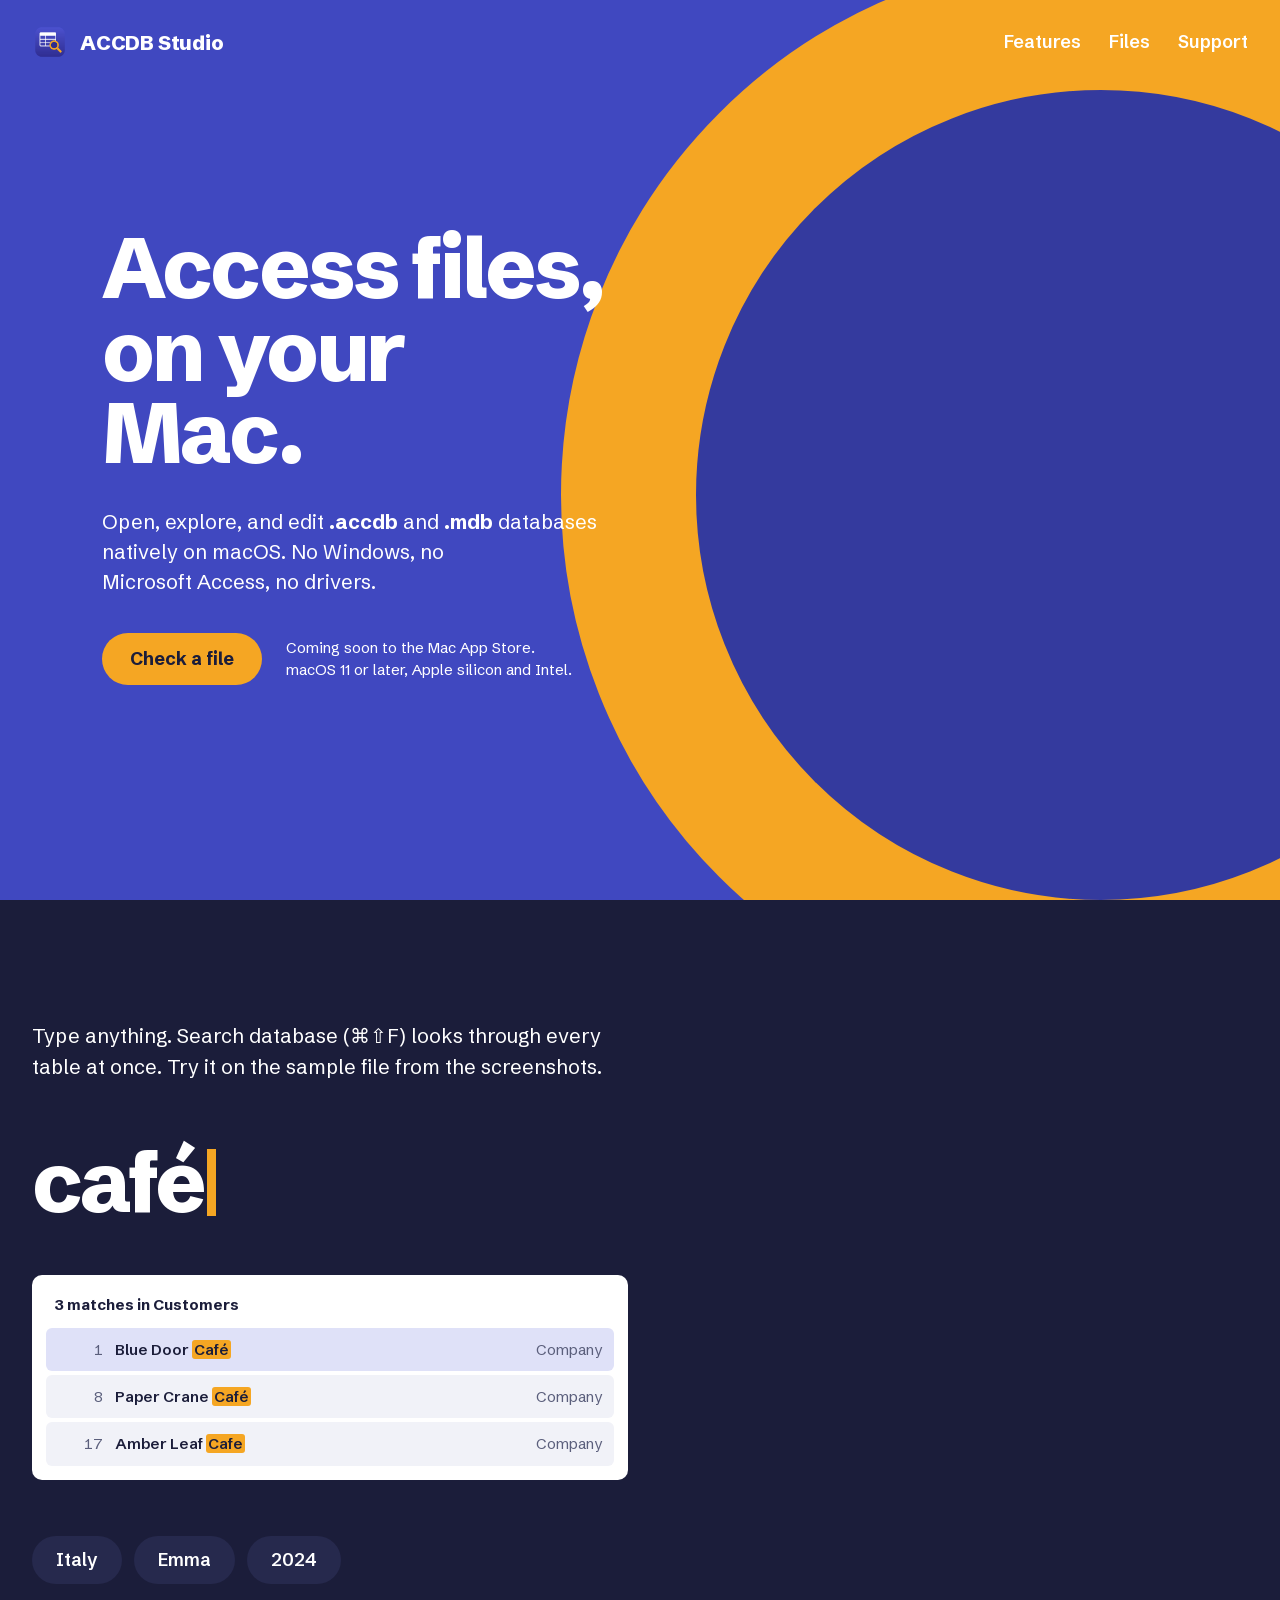
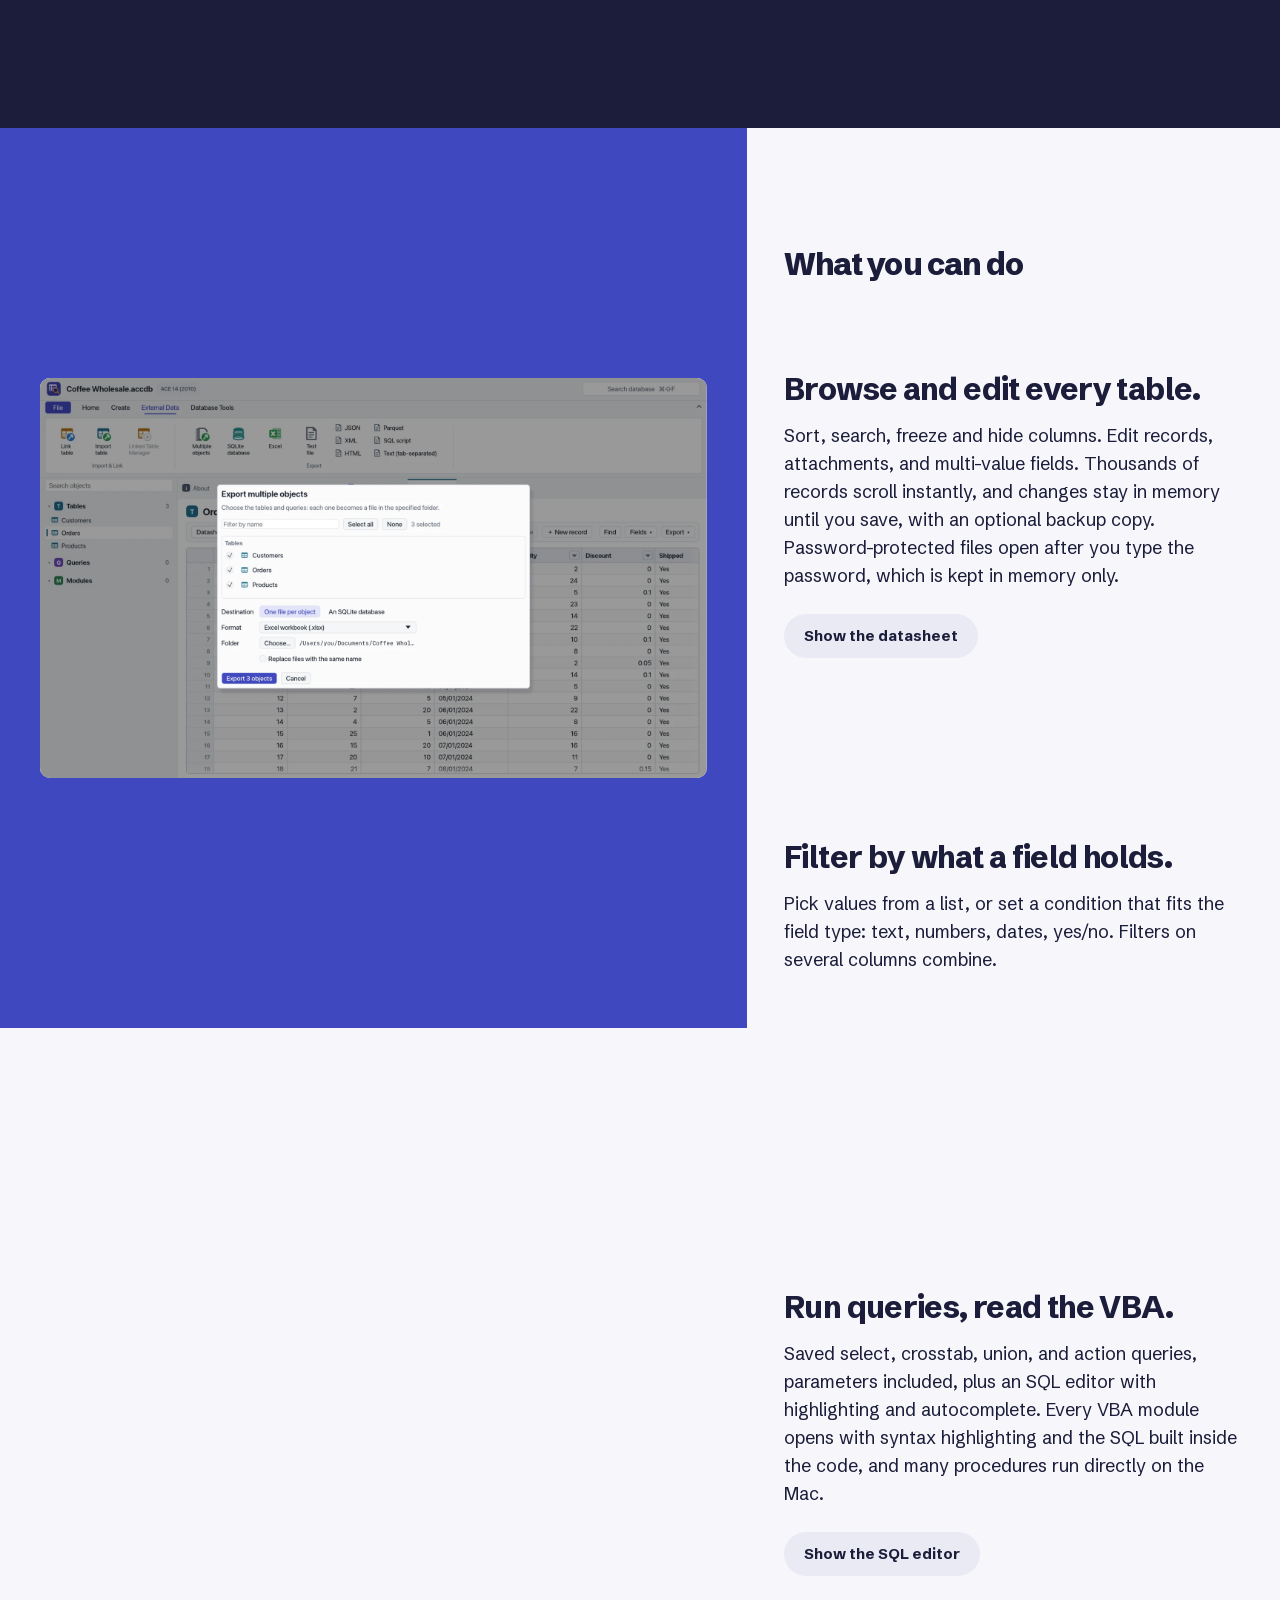
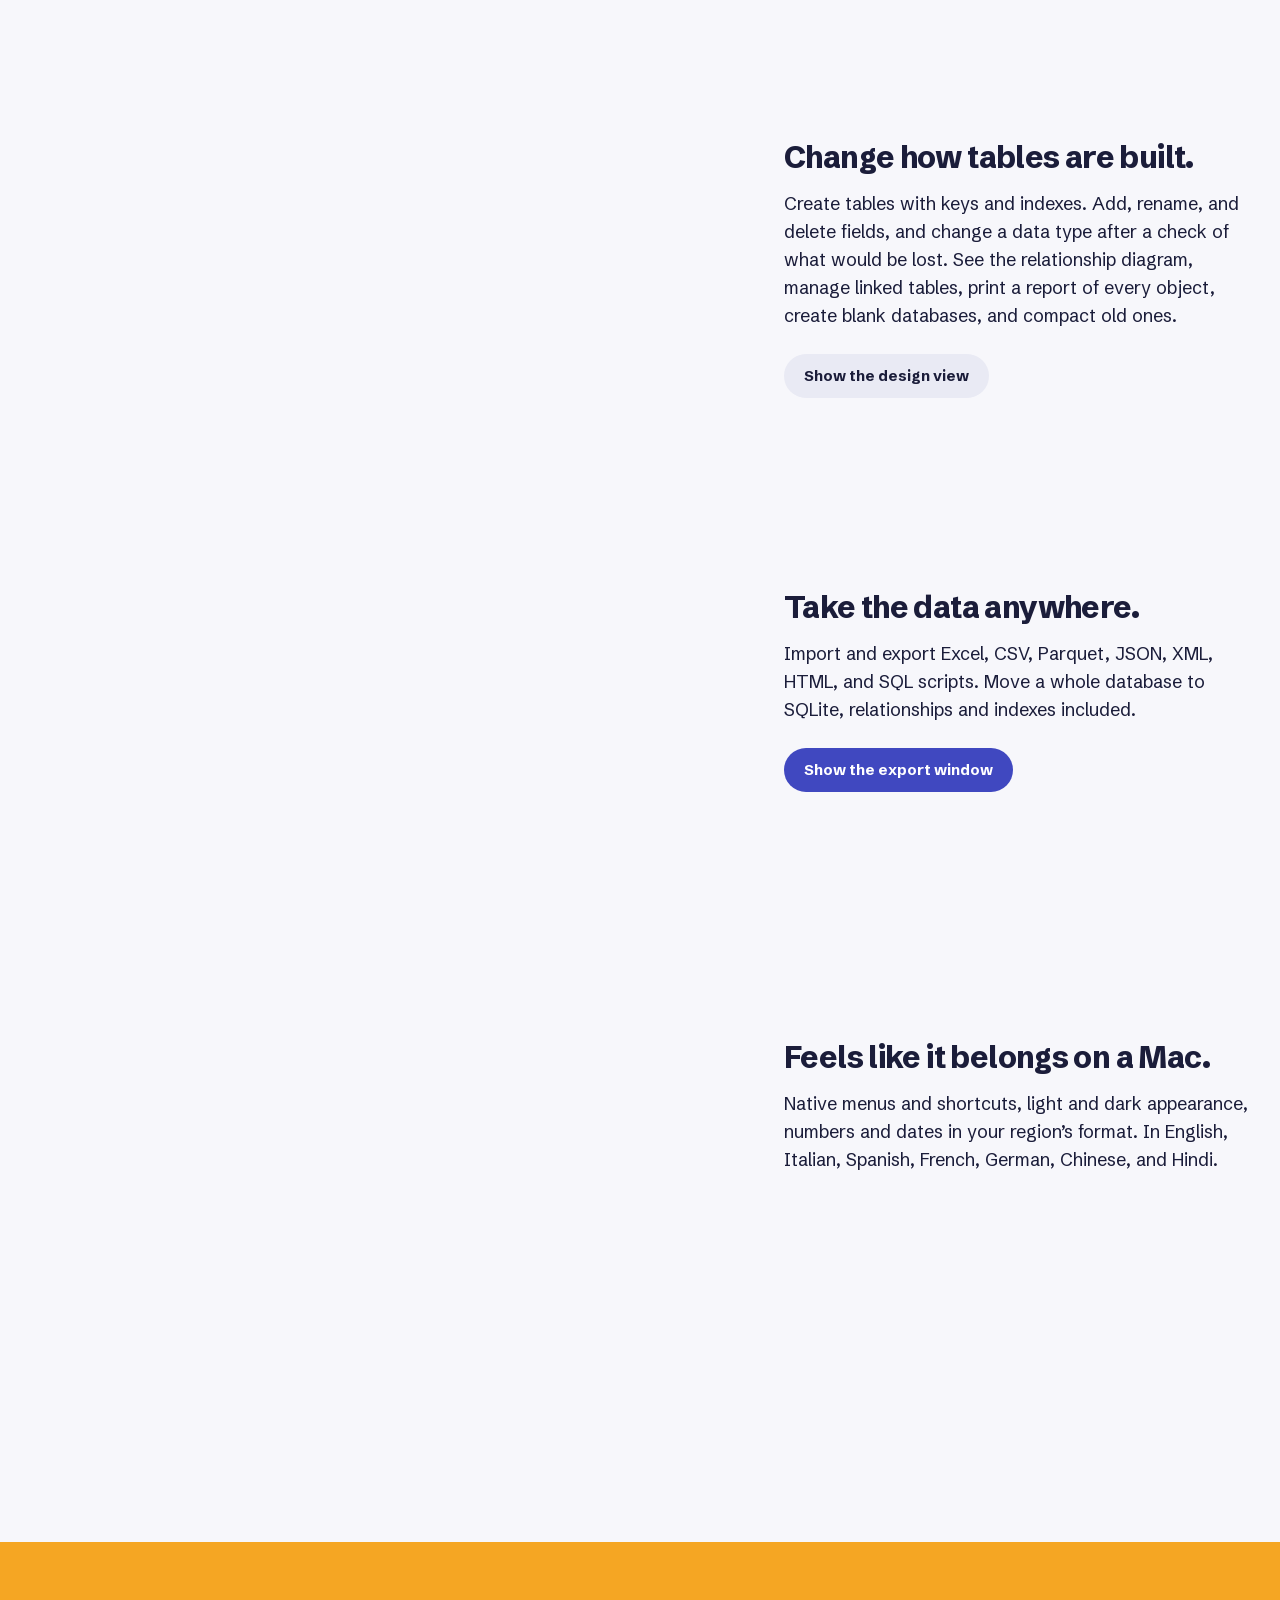
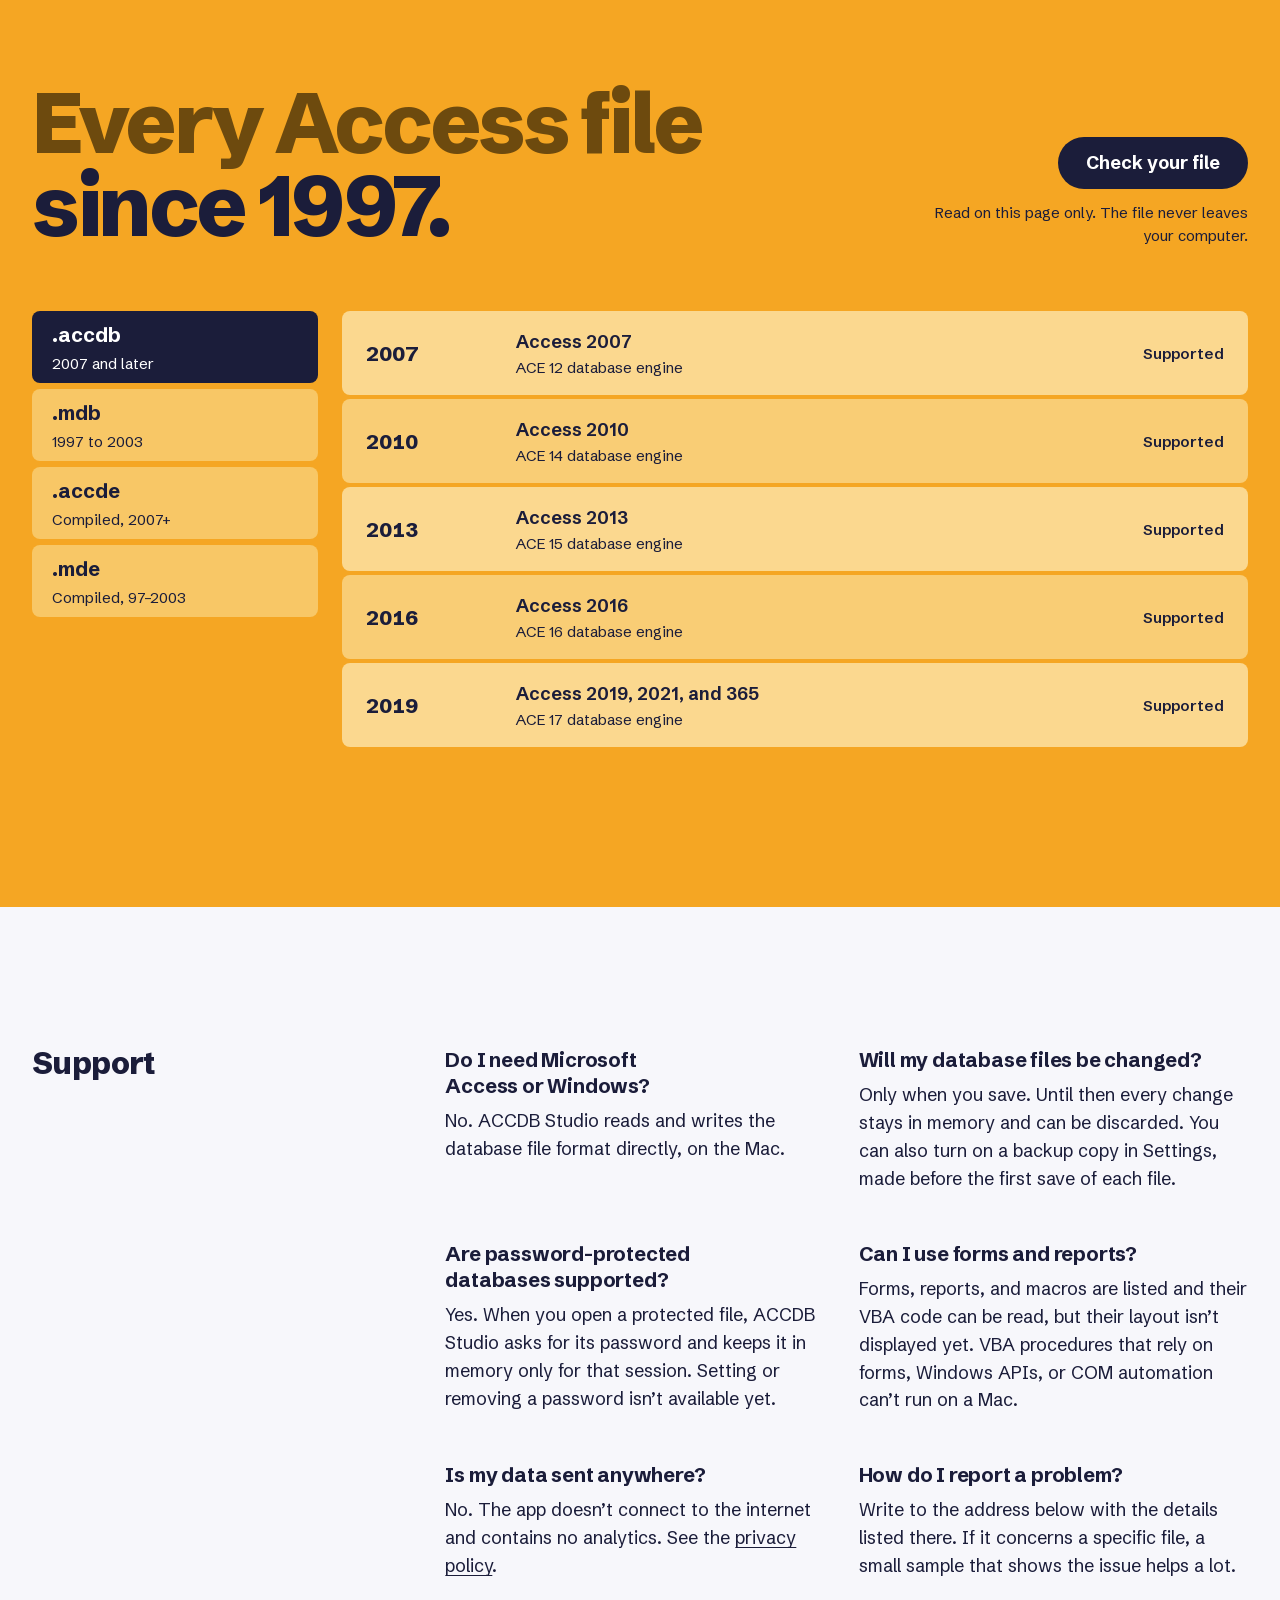
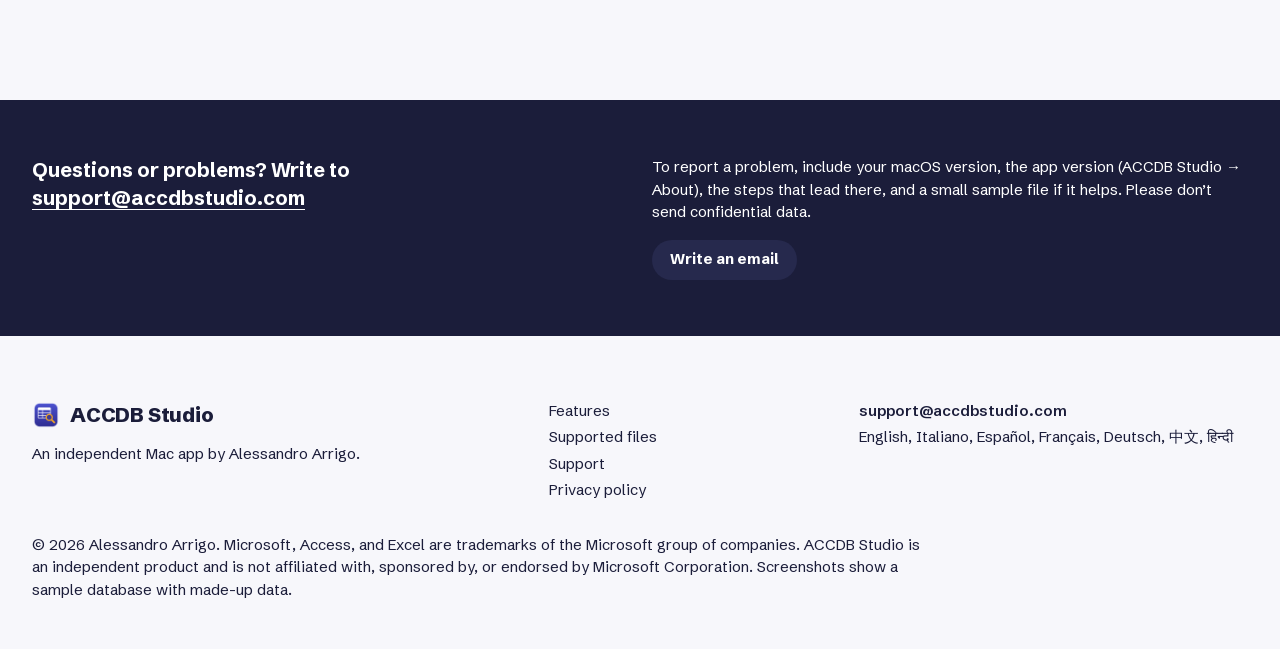
<file: index.html>
<!doctype html>
<html lang="en">
<head>
  <meta charset="utf-8">
  <meta name="viewport" content="width=device-width, initial-scale=1">
  <title>ACCDB Studio — Access databases on your Mac</title>
  <meta name="description" content="ACCDB Studio opens, explores, and edits .accdb and .mdb database files natively on macOS, without Windows or Microsoft Access.">
  <meta name="color-scheme" content="light dark">
  <meta name="theme-color" content="#4048c0">
  <meta property="og:title" content="ACCDB Studio — Access databases on your Mac">
  <meta property="og:description" content="Open, explore, and edit .accdb and .mdb files natively on macOS. No Windows, no Access, no drivers.">
  <meta property="og:image" content="https://alearrigo.github.io/accdb-studio/screenshots/1_datasheet_light.webp">
  <link rel="icon" href="favicon.png">
  <link rel="apple-touch-icon" href="icon.png">
  <link rel="preload" href="fonts/schibsted-grotesk-latin.woff2" as="font" type="font/woff2" crossorigin>
  <link rel="stylesheet" href="style.css">
  <script>document.documentElement.classList.add('js')</script>
</head>
<body>
<a class="skip" href="#main">Skip to content</a>

<!-- 1. Apertura: campo indaco, la lente ambra dell'icona a grandezza enorme -->
<header class="hero" id="top">
  <div class="lens" aria-hidden="true"></div>
  <nav class="bar" aria-label="Sections">
    <a class="brand" href="./"><img src="icon.png" alt="" width="36" height="36"><span>ACCDB Studio</span></a>
    <div class="bar-links">
      <a href="#features">Features</a>
      <a href="#files" class="wide-only">Files</a>
      <a href="#support">Support</a>
    </div>
  </nav>
  <div class="hero-text">
    <h1 class="lines">
      <span class="line"><span data-line style="--i:0">Access files,</span></span>
      <span class="line"><span data-line style="--i:1">on your Mac.</span></span>
    </h1>
    <p class="hero-lede" data-rise style="--i:2">Open, explore, and edit <b>.accdb</b> and <b>.mdb</b> databases natively on macOS. No Windows, no Microsoft&nbsp;Access, no drivers.</p>
    <p class="hero-act" data-rise style="--i:3">
      <a class="button" href="#files">Check a file</a>
      <span>Coming soon to the Mac App Store.<br>macOS 11 or later, Apple silicon and Intel.</span>
    </p>
  </div>
</header>

<main id="main">

  <!-- 2. Cerca nel database: il titolo è un campo di ricerca vero, sui dati di esempio -->
  <section class="search" aria-labelledby="search-title">
    <div class="grid">
      <h2 id="search-title" class="visually-hidden">Search a whole database</h2>
      <p class="search-intro" data-reveal>Type anything. Search database (⌘⇧F) looks through every table at once. Try it on the sample file from the screenshots.</p>
      <label class="query" data-ui data-reveal style="--i:1">
        <span class="visually-hidden">Search the sample database</span>
        <input id="q" type="search" value="café" spellcheck="false" autocomplete="off" maxlength="40">
        <span class="caret" aria-hidden="true"></span>
      </label>
      <div class="answer" data-ui data-reveal style="--i:2">
        <p class="answer-head" id="answer-head" aria-live="polite">3 matches in Customers</p>
        <ol class="hits" id="hits">
          <li><span class="hit-n">1</span><span class="hit-v">Blue Door <mark>Café</mark></span><span class="hit-f">Company</span></li>
          <li><span class="hit-n">8</span><span class="hit-v">Paper Crane <mark>Café</mark></span><span class="hit-f">Company</span></li>
          <li><span class="hit-n">17</span><span class="hit-v">Amber Leaf <mark>Cafe</mark></span><span class="hit-f">Company</span></li>
        </ol>
      </div>
      <p class="examples" data-reveal style="--i:3">
        <button type="button" data-q="Italy">Italy</button>
        <button type="button" data-q="Emma">Emma</button>
        <button type="button" data-q="2024">2024</button>
      </p>
    </div>
  </section>

  <!-- 3. Funzioni: a sinistra lo schermo dell'app fisso, a destra le funzioni che lo cambiano -->
  <section id="features" class="features" aria-labelledby="features-title">
    <div class="stage">
      <div class="shot-frame shutter" id="shots">
        <picture class="shot is-on" data-shot="0">
          <source srcset="screenshots/1_datasheet_dark.webp" media="(prefers-color-scheme: dark)">
          <img src="screenshots/1_datasheet_light.webp" width="1800" height="1080"
               alt="The Customers table of a sample database open in the datasheet, with the list of tables on the left.">
        </picture>
        <picture class="shot" data-shot="1">
          <source srcset="screenshots/2_filter_dark.webp" media="(prefers-color-scheme: dark)">
          <img src="screenshots/2_filter_light.webp" width="1800" height="1080" loading="lazy"
               alt="A column filter menu listing product categories, with Coffee beans and Tea selected.">
        </picture>
        <picture class="shot" data-shot="2">
          <source srcset="screenshots/3_sql_dark.webp" media="(prefers-color-scheme: dark)">
          <img src="screenshots/3_sql_light.webp" width="1800" height="1080" loading="lazy"
               alt="The SQL editor with a query joining three tables, and its results grouped by country.">
        </picture>
        <picture class="shot" data-shot="3">
          <source srcset="screenshots/4_design_dark.webp" media="(prefers-color-scheme: dark)">
          <img src="screenshots/4_design_light.webp" width="1800" height="1080" loading="lazy"
               alt="The design view of the Customers table: field names, data types, sizes, descriptions, and indexes.">
        </picture>
        <picture class="shot" data-shot="4">
          <source srcset="screenshots/5_export_dark.webp" media="(prefers-color-scheme: dark)">
          <img src="screenshots/5_export_light.webp" width="1800" height="1080" loading="lazy"
               alt="The Export multiple objects window with three tables selected and Excel workbook as the format.">
        </picture>
      </div>
    </div>

    <div class="reading">
      <h2 id="features-title" data-reveal>What you can do</h2>

      <article class="block" data-show="0">
        <picture class="inline-shot">
          <source srcset="screenshots/1_datasheet_dark.webp" media="(prefers-color-scheme: dark)">
          <img loading="lazy" src="screenshots/1_datasheet_light.webp" width="1800" height="1080"
               alt="The Customers table of a sample database open in the datasheet, with the list of tables on the left.">
        </picture>
        <h3 data-reveal>Browse and edit every table.</h3>
        <p data-reveal style="--i:1">Sort, search, freeze and hide columns. Edit records, attachments, and multi-value fields. Thousands of records scroll instantly, and changes stay in memory until you save, with an optional backup copy. Password-protected files open after you type the password, which is kept in memory only.</p>
        <p class="show" data-reveal style="--i:2"><button type="button" data-go="0">Show the datasheet</button></p>
      </article>

      <article class="block" data-show="1">
        <picture class="inline-shot">
          <source srcset="screenshots/2_filter_dark.webp" media="(prefers-color-scheme: dark)">
          <img loading="lazy" src="screenshots/2_filter_light.webp" width="1800" height="1080"
               alt="A column filter menu listing product categories, with Coffee beans and Tea selected.">
        </picture>
        <h3 data-reveal>Filter by what a field holds.</h3>
        <p data-reveal style="--i:1">Pick values from a list, or set a condition that fits the field type: text, numbers, dates, yes/no. Filters on several columns combine.</p>
        <p class="show" data-reveal style="--i:2"><button type="button" data-go="1">Show a filter</button></p>
      </article>

      <article class="block" data-show="2">
        <picture class="inline-shot">
          <source srcset="screenshots/3_sql_dark.webp" media="(prefers-color-scheme: dark)">
          <img loading="lazy" src="screenshots/3_sql_light.webp" width="1800" height="1080"
               alt="The SQL editor with a query joining three tables, and its results grouped by country.">
        </picture>
        <h3 data-reveal>Run queries, read the VBA.</h3>
        <p data-reveal style="--i:1">Saved select, crosstab, union, and action queries, parameters included, plus an SQL editor with highlighting and autocomplete. Every VBA module opens with syntax highlighting and the SQL built inside the code, and many procedures run directly on the Mac.</p>
        <p class="show" data-reveal style="--i:2"><button type="button" data-go="2">Show the SQL editor</button></p>
      </article>

      <article class="block" data-show="3">
        <picture class="inline-shot">
          <source srcset="screenshots/4_design_dark.webp" media="(prefers-color-scheme: dark)">
          <img loading="lazy" src="screenshots/4_design_light.webp" width="1800" height="1080"
               alt="The design view of the Customers table: field names, data types, sizes, descriptions, and indexes.">
        </picture>
        <h3 data-reveal>Change how tables are built.</h3>
        <p data-reveal style="--i:1">Create tables with keys and indexes. Add, rename, and delete fields, and change a data type after a check of what would be lost. See the relationship diagram, manage linked tables, print a report of every object, create blank databases, and compact old ones.</p>
        <p class="show" data-reveal style="--i:2"><button type="button" data-go="3">Show the design view</button></p>
      </article>

      <article class="block" data-show="4">
        <picture class="inline-shot">
          <source srcset="screenshots/5_export_dark.webp" media="(prefers-color-scheme: dark)">
          <img loading="lazy" src="screenshots/5_export_light.webp" width="1800" height="1080"
               alt="The Export multiple objects window with three tables selected and Excel workbook as the format.">
        </picture>
        <h3 data-reveal>Take the data anywhere.</h3>
        <p data-reveal style="--i:1">Import and export Excel, CSV, Parquet, JSON, XML, HTML, and SQL scripts. Move a whole database to SQLite, relationships and indexes included.</p>
        <p class="show" data-reveal style="--i:2"><button type="button" data-go="4">Show the export window</button></p>
      </article>

      <article class="block" data-show="keep">
        <h3 data-reveal>Feels like it belongs on a Mac.</h3>
        <p data-reveal style="--i:1">Native menus and shortcuts, light and dark appearance, numbers and dates in your region’s format. In English, Italian, Spanish, French, German, Chinese, and Hindi.</p>
        <div class="seg" role="radiogroup" aria-label="Screenshot appearance" data-reveal style="--i:2">
          <button type="button" role="radio" aria-checked="false" data-theme-set="light">Light</button>
          <button type="button" role="radio" aria-checked="false" data-theme-set="dark">Dark</button>
        </div>
      </article>
    </div>
  </section>

  <!-- 4. File supportati: una scheda per estensione, una fascia per versione, e la prova sul proprio file -->
  <section id="files" class="files" aria-labelledby="files-title">
    <div class="grid files-head">
      <h2 id="files-title" data-reveal><span class="soft">Every Access file</span><br>since 1997.</h2>
      <div class="check" data-reveal style="--i:1">
        <label class="button button-dark" for="file">Check your file</label>
        <input id="file" class="visually-hidden" type="file" accept=".accdb,.mdb,.accde,.mde,.laccdb">
        <p>Read on this page only. The file never leaves your computer.</p>
      </div>
    </div>

    <p class="verdict grid" id="verdict" aria-live="polite" hidden></p>

    <div class="grid agenda">
      <div class="types" role="tablist" aria-label="File types" aria-orientation="vertical">
        <button role="tab" id="t-accdb" aria-controls="p-accdb" aria-selected="true"><b>.accdb</b><span>2007 and later</span></button>
        <button role="tab" id="t-mdb" aria-controls="p-mdb" aria-selected="false" tabindex="-1"><b>.mdb</b><span>1997 to 2003</span></button>
        <button role="tab" id="t-accde" aria-controls="p-accde" aria-selected="false" tabindex="-1"><b>.accde</b><span>Compiled, 2007+</span></button>
        <button role="tab" id="t-mde" aria-controls="p-mde" aria-selected="false" tabindex="-1"><b>.mde</b><span>Compiled, 97–2003</span></button>
      </div>

      <div class="bands">
        <ul role="tabpanel" id="p-accdb" aria-labelledby="t-accdb">
          <li data-ver="2"><span class="yr">2007</span><span class="what">Access 2007<small>ACE 12 database engine</small></span><span class="ok">Supported</span></li>
          <li data-ver="3"><span class="yr">2010</span><span class="what">Access 2010<small>ACE 14 database engine</small></span><span class="ok">Supported</span></li>
          <li data-ver="4"><span class="yr">2013</span><span class="what">Access 2013<small>ACE 15 database engine</small></span><span class="ok">Supported</span></li>
          <li data-ver="5"><span class="yr">2016</span><span class="what">Access 2016<small>ACE 16 database engine</small></span><span class="ok">Supported</span></li>
          <li data-ver="6"><span class="yr">2019</span><span class="what">Access 2019, 2021, and 365<small>ACE 17 database engine</small></span><span class="ok">Supported</span></li>
        </ul>
        <ul role="tabpanel" id="p-mdb" aria-labelledby="t-mdb" hidden>
          <li data-ver="0"><span class="yr">1997</span><span class="what">Access 97<small>Jet 3 database engine</small></span><span class="ok">Read only</span></li>
          <li data-ver="1"><span class="yr">2000</span><span class="what">Access 2000<small>Jet 4 database engine</small></span><span class="ok">Supported</span></li>
          <li data-ver="1"><span class="yr">2002</span><span class="what">Access 2002 and 2003<small>Jet 4 database engine</small></span><span class="ok">Supported</span></li>
        </ul>
        <ul role="tabpanel" id="p-accde" aria-labelledby="t-accde" hidden>
          <li><span class="yr">2007</span><span class="what">Access 2007 to 365<small>Compiled by Access: the VBA source is removed</small></span><span class="ok">Supported</span></li>
          <li><span class="yr">Data</span><span class="what">Tables and queries<small>Browse, filter, edit, and export as usual</small></span><span class="ok">Supported</span></li>
        </ul>
        <ul role="tabpanel" id="p-mde" aria-labelledby="t-mde" hidden>
          <li data-ver="0"><span class="yr">1997</span><span class="what">Access 97<small>Jet 3, compiled by Access: the VBA source is removed</small></span><span class="ok">Read only</span></li>
          <li data-ver="1"><span class="yr">2000</span><span class="what">Access 2000 to 2003<small>Jet 4, compiled by Access: the VBA source is removed</small></span><span class="ok">Supported</span></li>
          <li><span class="yr">Data</span><span class="what">Tables and queries<small>Browse, filter, and export; edit in 2000–2003 files</small></span><span class="ok">Supported</span></li>
        </ul>
      </div>
    </div>
  </section>

  <!-- 5. Assistenza: domande e risposte, tutte visibili -->
  <section id="support" class="support grid" aria-labelledby="support-title">
    <h2 id="support-title" data-reveal>Support</h2>
    <div class="faq">
      <div class="qa" data-reveal style="--i:0">
        <h3>Do I need Microsoft Access or Windows?</h3>
        <p>No. ACCDB Studio reads and writes the database file format directly, on the Mac.</p>
      </div>
      <div class="qa" data-reveal style="--i:1">
        <h3>Will my database files be changed?</h3>
        <p>Only when you save. Until then every change stays in memory and can be discarded. You can also turn on a backup copy in Settings, made before the first save of each file.</p>
      </div>
      <div class="qa" data-reveal style="--i:2">
        <h3>Are password-protected databases supported?</h3>
        <p>Yes. When you open a protected file, ACCDB Studio asks for its password and keeps it in memory only for that session. Setting or removing a password isn’t available yet.</p>
      </div>
      <div class="qa" data-reveal style="--i:3">
        <h3>Can I use forms and reports?</h3>
        <p>Forms, reports, and macros are listed and their VBA code can be read, but their layout isn’t displayed yet. VBA procedures that rely on forms, Windows APIs, or COM automation can’t run on a Mac.</p>
      </div>
      <div class="qa" data-reveal style="--i:3">
        <h3>Is my data sent anywhere?</h3>
        <p>No. The app doesn’t connect to the internet and contains no analytics. See the <a href="privacy.html">privacy policy</a>.</p>
      </div>
      <div class="qa" data-reveal style="--i:3">
        <h3>How do I report a problem?</h3>
        <p>Write to the address below with the details listed there. If it concerns a specific file, a small sample that shows the issue helps a lot.</p>
      </div>
    </div>
  </section>

  <!-- 6. Contatti: un indirizzo e cosa scrivere -->
  <section class="contact grid" aria-label="Contact">
    <p class="contact-lead" data-reveal>Questions or problems? Write to <a href="mailto:support@accdbstudio.com">support@accdbstudio.com</a></p>
    <div class="contact-note" data-reveal style="--i:1">
      <p>To report a problem, include your macOS version, the app version (ACCDB Studio → About), the steps that lead there, and a small sample file if it helps. Please don’t send confidential data.</p>
      <a class="button" href="mailto:support@accdbstudio.com?subject=ACCDB%20Studio%20support&amp;body=macOS%20version%3A%20%0AApp%20version%20(ACCDB%20Studio%20%E2%86%92%20About)%3A%20%0ASteps%3A%20%0A1.%20%0A2.%20%0A">Write an email</a>
    </div>
  </section>
</main>

<!-- 7. Chiusura: nome, link, note legali -->
<footer class="foot grid">
  <div class="foot-brand">
    <a class="foot-name" href="#top"><img src="icon.png" alt="" width="28" height="28"><span>ACCDB Studio</span></a>
    <p>An independent Mac app by Alessandro Arrigo.</p>
  </div>
  <nav class="foot-nav" aria-label="Footer">
    <a href="#features">Features</a>
    <a href="#files">Supported files</a>
    <a href="#support">Support</a>
    <a href="privacy.html">Privacy policy</a>
  </nav>
  <div class="foot-meta">
    <a href="mailto:support@accdbstudio.com">support@accdbstudio.com</a>
    <p>English, Italiano, Español, Français, Deutsch, 中文, हिन्दी</p>
  </div>
  <p class="fine">© 2026 Alessandro Arrigo. Microsoft, Access, and Excel are trademarks of the Microsoft group of companies. ACCDB Studio is an independent product and is not affiliated with, sponsored by, or endorsed by Microsoft Corporation. Screenshots show a sample database with made-up data.</p>
</footer>

<script src="main.js" defer></script>
</body>
</html>
</file>
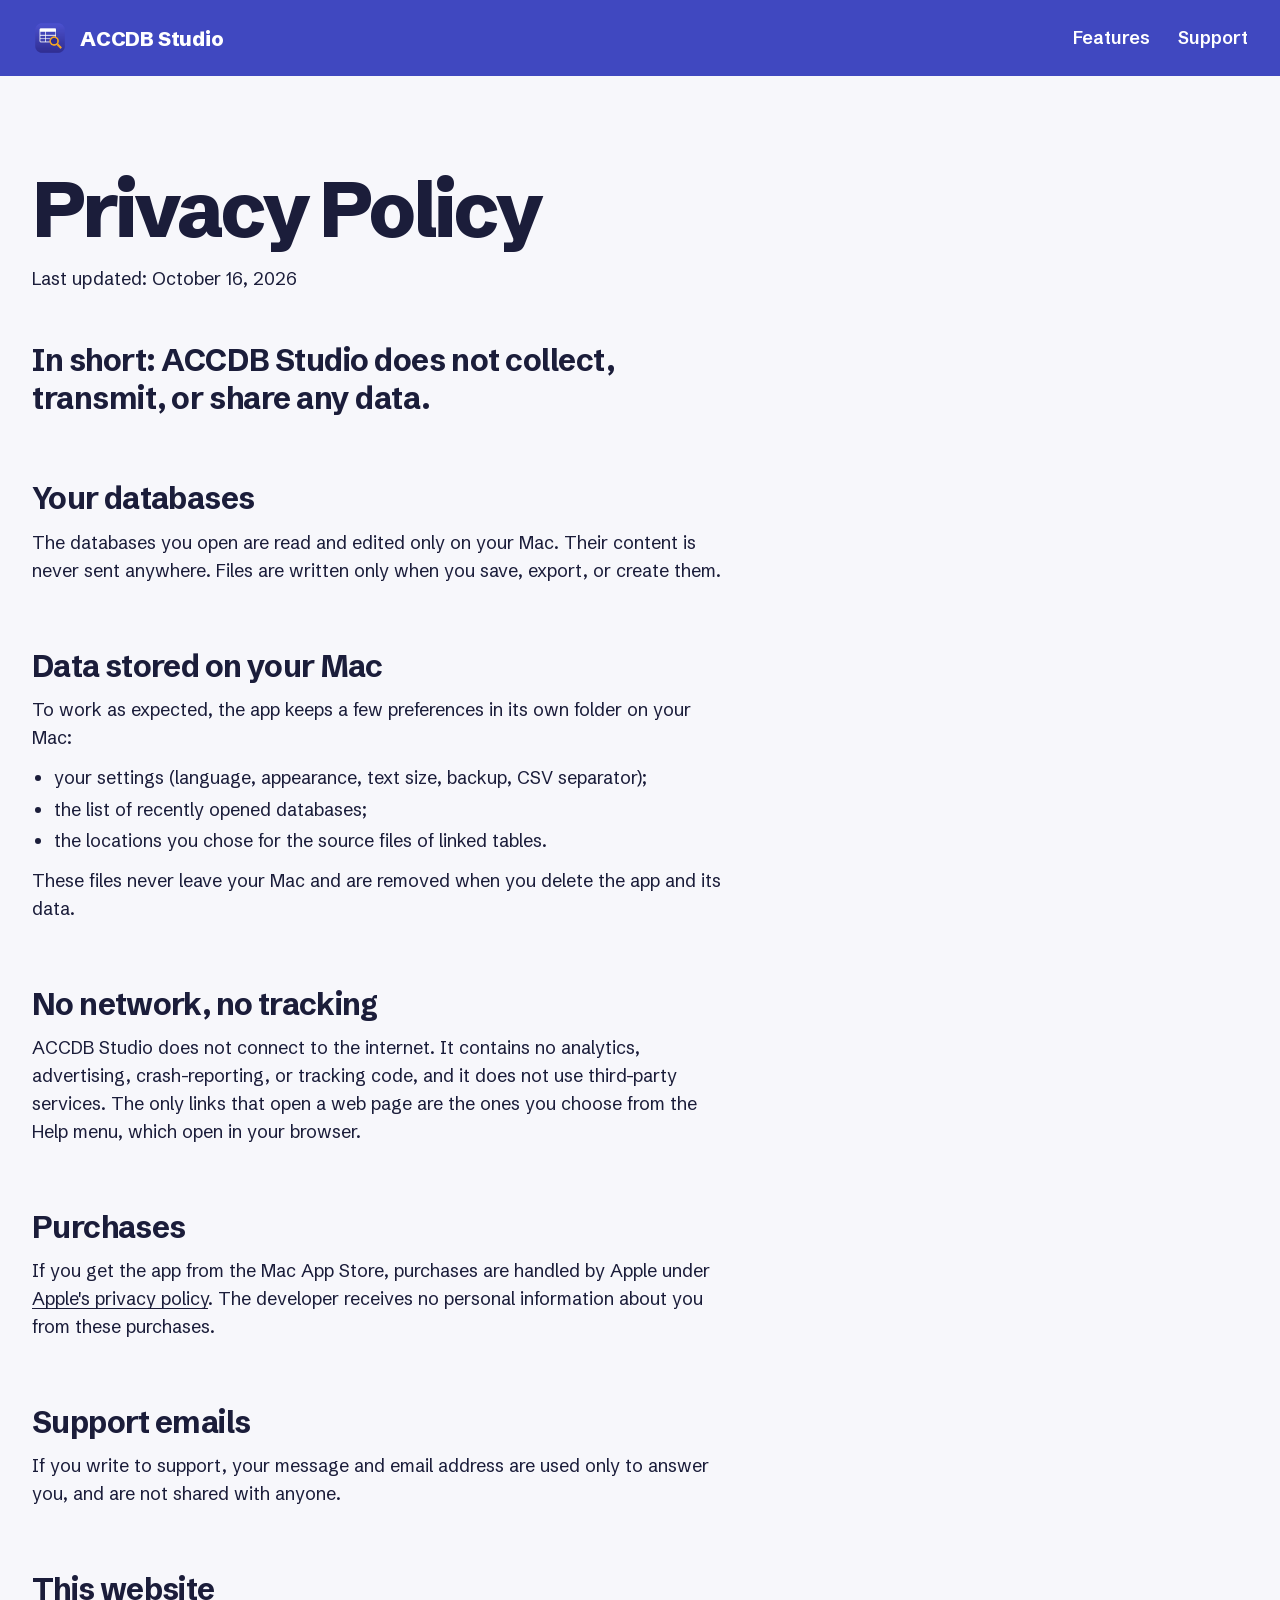
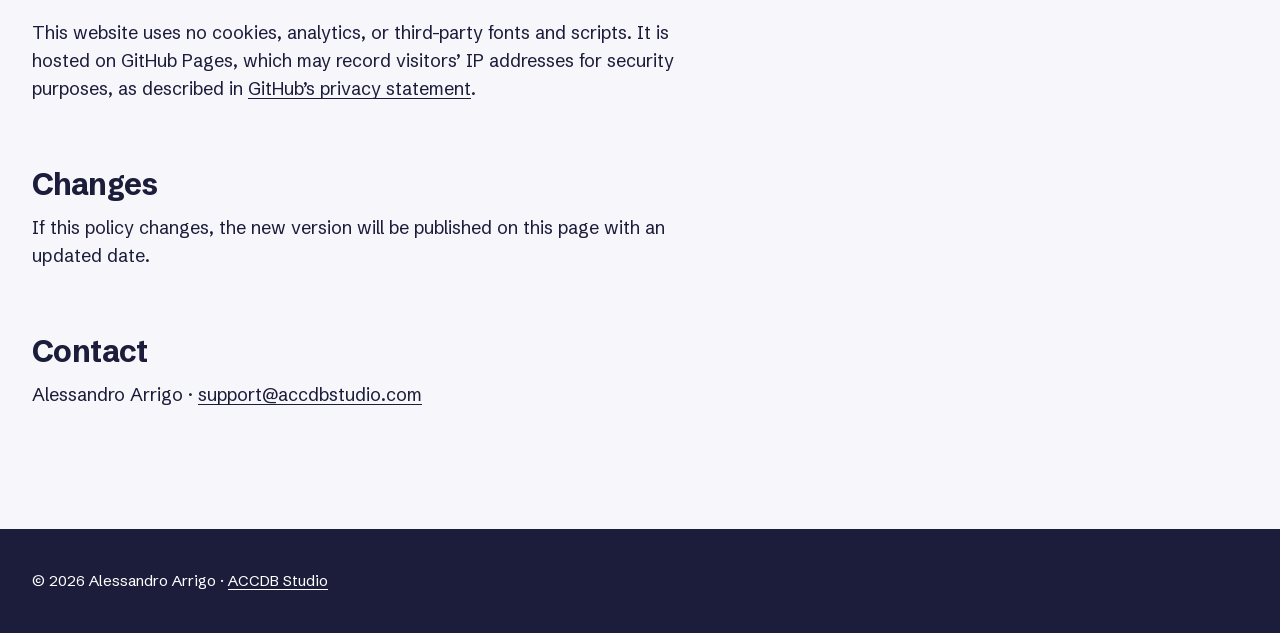
<file: privacy.html>
<!doctype html>
<html lang="en">
<head>
  <meta charset="utf-8">
  <meta name="viewport" content="width=device-width, initial-scale=1">
  <title>Privacy Policy — ACCDB Studio</title>
  <meta name="description" content="ACCDB Studio does not collect, transmit, or share any personal data.">
  <meta name="color-scheme" content="light dark">
  <link rel="icon" href="favicon.png">
  <link rel="stylesheet" href="style.css">
</head>
<body>
<header class="page-bar">
  <nav class="bar" aria-label="Sections">
    <a class="brand" href="./"><img src="icon.png" alt="" width="36" height="36"><span>ACCDB Studio</span></a>
    <div class="bar-links">
      <a href="./#features">Features</a>
      <a href="./#support">Support</a>
    </div>
  </nav>
</header>

<main class="prose">
  <h1>Privacy Policy</h1>
  <p class="date">Last updated: October 16, 2026</p>

  <p class="short">In short: ACCDB Studio does not collect, transmit, or share any data.</p>

  <h2>Your databases</h2>
  <p>The databases you open are read and edited only on your Mac. Their content is never sent anywhere.
     Files are written only when you save, export, or create them.</p>

  <h2>Data stored on your Mac</h2>
  <p>To work as expected, the app keeps a few preferences in its own folder on your Mac:</p>
  <ul>
    <li>your settings (language, appearance, text size, backup, CSV separator);</li>
    <li>the list of recently opened databases;</li>
    <li>the locations you chose for the source files of linked tables.</li>
  </ul>
  <p>These files never leave your Mac and are removed when you delete the app and its data.</p>

  <h2>No network, no tracking</h2>
  <p>ACCDB Studio does not connect to the internet. It contains no analytics, advertising, crash-reporting,
     or tracking code, and it does not use third-party services. The only links that open a web page are the
     ones you choose from the Help menu, which open in your browser.</p>

  <h2>Purchases</h2>
  <p>If you get the app from the Mac App Store, purchases are handled by Apple under
     <a href="https://www.apple.com/legal/privacy/">Apple's privacy policy</a>. The developer receives no personal
     information about you from these purchases.</p>

  <h2>Support emails</h2>
  <p>If you write to support, your message and email address are used only to answer you, and are not shared
     with anyone.</p>

  <h2>This website</h2>
  <p>This website uses no cookies, analytics, or third-party fonts and scripts. It is hosted on GitHub Pages, which
     may record visitors’ IP addresses for security purposes, as described in
     <a href="https://docs.github.com/en/site-policy/privacy-policies/github-general-privacy-statement">GitHub’s privacy statement</a>.</p>

  <h2>Changes</h2>
  <p>If this policy changes, the new version will be published on this page with an updated date.</p>

  <h2>Contact</h2>
  <p>Alessandro Arrigo · <a href="mailto:support@accdbstudio.com">support@accdbstudio.com</a></p>
</main>

<footer class="page-foot">
  <p>© 2026 Alessandro Arrigo · <a href="./">ACCDB Studio</a></p>
</footer>
</body>
</html>
</file>
<file: style.css>
/* ACCDB Studio — sito di supporto. Capitoli a colore pieno con i colori dell'icona.
   Font ospitato qui (licenza SIL OFL, vedi fonts/). */
@font-face {
  font-family: "Schibsted Grotesk";
  src: url("fonts/schibsted-grotesk-latin.woff2") format("woff2");
  font-weight: 400 900;
  font-display: swap;
  unicode-range: U+0000-00FF, U+0131, U+0152-0153, U+02BB-02BC, U+02C6, U+02DA, U+02DC, U+0304, U+0308, U+0329,
    U+2000-206F, U+20AC, U+2122, U+2191, U+2193, U+2212, U+2215, U+FEFF, U+FFFD;
}
@font-face {
  font-family: "Schibsted Grotesk";
  src: url("fonts/schibsted-grotesk-latin-ext.woff2") format("woff2");
  font-weight: 400 900;
  font-display: swap;
  unicode-range: U+0100-02BA, U+02BD-02C5, U+02C7-02CC, U+02CE-02D7, U+02DD-02FF, U+0304, U+0308, U+0329,
    U+1D00-1DBF, U+1E00-1E9F, U+1EF2-1EFF, U+2020, U+20A0-20AB, U+20AD-20C0, U+2113, U+2C60-2C7F, U+A720-A7FF;
}

:root {
  /* colori dell'icona */
  --indigo: #4048c0;      /* campo d'apertura, titolo dell'assistenza */
  --indigo-deep: #343a9e; /* la lente */
  --amber: #f5a623;       /* la lente, l'azione */
  --night: #1b1d3a;       /* inchiostro e capitoli scuri */
  --night-step: #26294d;
  --paper: #f7f7fb;
  --paper-step: #e9eaf4;
  --white: #ffffff;

  --ink: var(--night);
  --ground: var(--paper);
  --ground-step: var(--paper-step);

  /* cinque misure */
  --s-display: clamp(44px, 6.6vw, 104px);
  --s-head: clamp(24px, 2.4vw, 34px);
  --s-lead: 20px;
  --s-body: 18px;
  --s-small: 15px;

  --margin: 32px;
  --gutter: 24px;
  --sans: "Schibsted Grotesk", -apple-system, BlinkMacSystemFont, "Helvetica Neue", sans-serif;

  --ease-out: cubic-bezier(0.22, 1, 0.36, 1);
  --ease-in-out: cubic-bezier(0.76, 0, 0.24, 1);
  --ease-soft: cubic-bezier(0.33, 1, 0.68, 1);
  --t-press: 140ms;
  --t-hover: 180ms;
  --t-ui: 240ms;
  --t-reveal: 800ms;
  color-scheme: light dark;
}
@media (prefers-color-scheme: dark) {
  :root {
    --paper: #14152b;
    --paper-step: #1e2040;
    --ink: #ecedf8;
    --night: #0d0e20;
    --night-step: #191b38;
  }
}

* { box-sizing: border-box; }
html { -webkit-text-size-adjust: 100%; }
@media (prefers-reduced-motion: no-preference) { html { scroll-behavior: smooth; } }
body {
  margin: 0;
  background: var(--ground);
  color: var(--ink);
  font: 400 var(--s-body)/1.55 var(--sans);
  font-kerning: normal;
  -webkit-font-smoothing: antialiased;
}
img { max-width: 100%; height: auto; display: block; }
a { color: inherit; text-underline-offset: 0.18em; text-decoration-thickness: 0.07em; transition: text-decoration-color var(--t-hover) ease; }
@media (hover: hover) and (pointer: fine) { a:hover { text-decoration-thickness: 0.12em; } }
h1, h2, h3 { margin: 0; text-wrap: balance; }
p { margin: 0; }
button { font: inherit; color: inherit; }
:focus-visible { outline: 3px solid var(--amber); outline-offset: 3px; }

.grid {
  display: grid; grid-template-columns: repeat(12, minmax(0, 1fr)); column-gap: var(--gutter);
  padding-inline: var(--margin);
}
[hidden] { display: none !important; }
.visually-hidden {
  position: absolute !important; width: 1px; height: 1px; overflow: hidden; clip-path: inset(50%); white-space: nowrap;
}
.skip { position: absolute; left: 16px; top: -60px; padding: 10px 16px; background: var(--amber); color: #1b1d3a; z-index: 10; }
.skip:focus { top: 12px; }

/* pulsante: pillola piena, come la lente tagliata */
.button {
  display: inline-flex; align-items: center; min-height: 52px; padding: 0 28px; border-radius: 999px;
  background: var(--amber); color: #1b1d3a; font-weight: 700; font-size: var(--s-body); text-decoration: none;
  cursor: pointer; white-space: nowrap;
  transition: transform var(--t-press) var(--ease-out), background-color var(--t-hover) ease, color var(--t-hover) ease;
}
.button:active { transform: scale(0.97); }
.button-dark { background: #1b1d3a; color: #fff; }
@media (hover: hover) and (pointer: fine) {
  .button:hover { background: #fff; }
  .button-dark:hover { background: var(--indigo); }
}

/* ---------- 1. apertura ---------- */
.hero {
  position: relative; overflow: hidden; min-height: 100svh;
  background: var(--indigo); color: #fff;
  display: flex; flex-direction: column;
}
.lens {
  position: absolute; width: 120vh; aspect-ratio: 1; left: 86%; top: 55%;
  translate: -50% -50%; border-radius: 50%;
  border: 15vh solid var(--amber); background: var(--indigo-deep);
}
.bar {
  position: relative; z-index: 2; display: flex; justify-content: space-between; align-items: center;
  padding: 24px var(--margin);
}
.brand { display: flex; align-items: center; gap: 12px; color: #fff; text-decoration: none; font-weight: 800; font-size: var(--s-lead); letter-spacing: -0.01em; }
.bar-links { display: flex; gap: 28px; }
.bar-links a { color: #fff; text-decoration: none; font-weight: 600; font-size: var(--s-body); }
@media (hover: hover) and (pointer: fine) { .bar-links a:hover { text-decoration: underline; } }

.hero-text {
  position: relative; z-index: 1; margin: auto 0; padding: 0 var(--margin) 8vh calc(8vw);
  max-width: 50vw;
}
.hero h1 { font-size: var(--s-display); line-height: 0.98; font-weight: 800; letter-spacing: -0.035em; }
.lines .line { display: block; overflow: hidden; padding-bottom: 0.08em; margin-bottom: -0.08em; }
.lines [data-line] { display: block; }
.hero-lede { margin-top: 32px; max-width: 27em; font-size: var(--s-lead); line-height: 1.5; }
.hero-act { margin-top: 36px; display: flex; flex-wrap: wrap; align-items: center; gap: 16px 24px; font-size: var(--s-small); line-height: 1.45; }

/* ---------- 2. ricerca ---------- */
.search { background: var(--night); color: #fff; min-height: 92svh; padding: 120px 0 96px; }
.search .grid { row-gap: 0; }
.search-intro { grid-column: 1 / span 6; font-size: var(--s-lead); max-width: 34em; }
.query { grid-column: 1 / -1; position: relative; display: flex; align-items: center; margin-top: 56px; cursor: text; }
.query input {
  width: 100%; min-width: 0; border: 0; outline: 0; padding: 0; margin: 0; background: transparent; color: #fff;
  font: 800 var(--s-display)/1.05 var(--sans); letter-spacing: -0.04em; caret-color: transparent;
  -webkit-appearance: none; appearance: none;
}
.query input::-webkit-search-cancel-button { display: none; }
.query:focus-within { outline: 3px solid var(--amber); outline-offset: 8px; }
.caret { position: absolute; top: 12%; bottom: 12%; width: 0.1em; font-size: var(--s-display); background: var(--amber); left: var(--caret-x, 0); }
@media (prefers-reduced-motion: no-preference) {
  .caret { animation: blink 1.1s steps(1) infinite; }
}
@keyframes blink { 50% { opacity: 0; } }

/* risposta: un frammento dell'app, a misura vera */
.answer {
  grid-column: 1 / span 6; margin-top: 48px; max-width: 600px;
  background: #fff; color: #1b1d3a; border-radius: 10px; padding: 14px; font-size: var(--s-small);
}
.answer-head { padding: 4px 8px 12px; font-weight: 700; }
.hits { list-style: none; margin: 0; padding: 0; display: grid; gap: 4px; }
.hits li {
  display: grid; grid-template-columns: 3em 1fr auto; gap: 12px; align-items: center;
  padding: 10px 12px; border-radius: 6px; background: #f1f2f8;
}
.hits li:first-child { background: #dfe1f8; }
.hit-n { color: #5b5f7c; font-variant-numeric: tabular-nums; text-align: right; }
.hit-v { font-weight: 600; overflow: hidden; text-overflow: ellipsis; white-space: nowrap; }
.hit-f { color: #5b5f7c; font-size: var(--s-small); }
.hits mark { background: var(--amber); color: #1b1d3a; border-radius: 3px; padding: 0 2px; }
.hits .none { grid-template-columns: 1fr; color: #5b5f7c; }
.examples { grid-column: 1 / -1; margin-top: 56px; display: flex; gap: 12px; flex-wrap: wrap; }
.examples button {
  border: 0; background: var(--night-step); color: #fff; min-height: 48px; padding: 0 24px; border-radius: 999px;
  font-size: var(--s-body); font-weight: 600; cursor: pointer;
  transition: transform var(--t-press) var(--ease-out), background-color var(--t-hover) ease;
}
.examples button:active { transform: scale(0.96); }
@media (hover: hover) and (pointer: fine) { .examples button:hover { background: var(--indigo); } }

/* ---------- 3. funzioni ---------- */
.features { display: grid; grid-template-columns: minmax(0, 7fr) minmax(0, 5fr); background: var(--ground); }
.stage {
  position: sticky; top: 0; height: 100svh; background: var(--indigo);
  display: flex; align-items: center; justify-content: center; padding: 40px;
}
.shot-frame { position: relative; width: 100%; max-width: 900px; aspect-ratio: 5 / 3; border-radius: 10px; overflow: hidden; background: #fff; }
.shot { position: absolute; inset: 0; opacity: 0; transition: opacity 420ms ease; }
.shot.is-on { opacity: 1; }
.shot img { width: 100%; height: 100%; object-fit: cover; object-position: left top; }
.reading { padding: 120px var(--margin) 160px 7%; max-width: calc(44ch + 8% + var(--margin)); }
.inline-shot { display: none; }
.reading h2 { font-size: var(--s-head); line-height: 1.1; letter-spacing: -0.03em; font-weight: 800; }
.block { min-height: 50svh; padding-top: 12svh; }
.block:first-of-type { padding-top: 10svh; }
.block h3 { font-size: var(--s-head); line-height: 1.12; letter-spacing: -0.02em; font-weight: 750; }
.block p { margin-top: 16px; max-width: 44ch; }
.show { margin-top: 24px !important; }
.show button, .seg button {
  border: 0; cursor: pointer; min-height: 44px; padding: 0 20px; border-radius: 999px;
  background: var(--ground-step); font-weight: 700; font-size: var(--s-small);
  transition: transform var(--t-press) var(--ease-out), background-color var(--t-hover) ease, color var(--t-hover) ease;
}
.show button:active, .seg button:active { transform: scale(0.96); }
.block.is-current .show button { background: var(--indigo); color: #fff; }
@media (hover: hover) and (pointer: fine) { .show button:hover, .seg button:hover { background: var(--amber); color: #1b1d3a; } }
.seg { display: inline-flex; gap: 4px; margin-top: 24px; padding: 4px; border-radius: 999px; background: var(--ground-step); }
.seg button { background: transparent; }
.seg button[aria-checked="true"] { background: var(--indigo); color: #fff; }

/* ---------- 4. file supportati ---------- */
.files { background: var(--amber); color: #1b1d3a; padding: 140px 0 160px; min-height: 90svh; }
.files-head { align-items: end; }
.files h2 { grid-column: 1 / span 8; font-size: var(--s-display); line-height: 0.98; letter-spacing: -0.04em; font-weight: 800; }
.files h2 .soft { color: #6d4a0e; }
.check { grid-column: 9 / -1; justify-self: end; text-align: right; }
.check p { margin-top: 12px; font-size: var(--s-small); max-width: 22em; }
.verdict {
  margin: 48px var(--margin) 0; padding: 24px 28px; border-radius: 10px;
  background: #1b1d3a; color: #fff; font-size: var(--s-lead); display: block;
}
.verdict b { color: var(--amber); }
.agenda { margin-top: 64px; }
.types { grid-column: 1 / span 3; display: flex; flex-direction: column; gap: 6px; }
.types button {
  display: flex; flex-direction: column; align-items: flex-start; justify-content: center; gap: 2px;
  min-height: 72px; padding: 0 20px; border: 0; border-radius: 8px; cursor: pointer; text-align: left;
  background: #f8c766; color: #1b1d3a;
  transition: background-color var(--t-hover) ease, transform var(--t-press) var(--ease-out);
}
.types button:active { transform: scale(0.98); }
.types b { font-size: var(--s-lead); }
.types span { font-size: var(--s-small); }
.types button[aria-selected="true"] { background: #1b1d3a; color: #fff; }
@media (hover: hover) and (pointer: fine) { .types button[aria-selected="false"]:hover { background: #fbd88f; } }
.bands { grid-column: 4 / -1; }
.bands ul { list-style: none; margin: 0; padding: 0; display: grid; gap: 4px; }
.bands li {
  display: grid; grid-template-columns: 7em 1fr auto; align-items: center; gap: 24px;
  min-height: 84px; padding: 14px 24px; border-radius: 8px; background: #fbd88f;
}
.bands li:nth-child(even) { background: #f9cd75; }
.bands li.is-match { background: #1b1d3a; color: #fff; }
.yr { font-size: var(--s-lead); font-weight: 800; font-variant-numeric: tabular-nums; }
.what { font-weight: 650; display: flex; flex-direction: column; }
.what small { font-size: var(--s-small); font-weight: 400; }
.ok { font-size: var(--s-small); font-weight: 600; text-align: right; }

/* ---------- 5. assistenza ---------- */
.support { padding-block: 140px 120px; background: var(--ground); row-gap: 32px; }
.support h2 { grid-column: 1 / span 4; font-size: var(--s-head); line-height: 1.1; letter-spacing: -0.02em; font-weight: 800; }
.faq { grid-column: 5 / -1; display: grid; grid-template-columns: 1fr 1fr; gap: 48px var(--gutter); }
.qa h3 { font-size: var(--s-lead); line-height: 1.3; font-weight: 700; letter-spacing: -0.01em; }
.qa p { margin-top: 8px; max-width: 34em; }

/* ---------- 6. contatti ---------- */
.contact { background: var(--night); color: #fff; padding-block: 56px; row-gap: 20px; align-items: start; }
.contact-lead { grid-column: 1 / span 5; font-size: var(--s-lead); line-height: 1.4; font-weight: 700; }
.contact-lead a { overflow-wrap: anywhere; }
.contact-note { grid-column: 7 / -1; font-size: var(--s-small); line-height: 1.5; }
.contact-note p { max-width: 40em; }
.contact-note .button { margin-top: 16px; min-height: 40px; padding: 0 18px; font-size: var(--s-small); background: var(--night-step); color: #fff; }
@media (hover: hover) and (pointer: fine) { .contact-note .button:hover { background: var(--indigo); } }

/* ---------- 7. chiusura ---------- */
.foot { background: var(--ground); padding-block: 64px 48px; row-gap: 32px; font-size: var(--s-small); line-height: 1.5; }
.foot a { text-decoration: none; }
@media (hover: hover) and (pointer: fine) { .foot a:hover { text-decoration: underline; } }
.foot-brand { grid-column: 1 / span 4; }
.foot-name { display: inline-flex; align-items: center; gap: 10px; font-size: var(--s-lead); font-weight: 800; letter-spacing: -0.01em; }
.foot-brand p { margin-top: 8px; }
.foot-nav { grid-column: 6 / span 3; display: flex; flex-direction: column; gap: 4px; }
.foot-meta { grid-column: 9 / -1; display: flex; flex-direction: column; gap: 4px; }
.foot-meta a { overflow-wrap: anywhere; font-weight: 600; }
.fine { grid-column: 1 / -1; font-size: var(--s-small); line-height: 1.5; max-width: 60em; }

/* ---------- informativa ---------- */
.page-bar { background: var(--indigo); color: #fff; }
.page-bar .bar { padding-block: 20px; }
.prose { max-width: 760px; padding: 96px var(--margin) 120px; }
.prose h1 { font-size: clamp(44px, 6vw, 80px); line-height: 1; font-weight: 800; letter-spacing: -0.04em; }
.prose .date { margin-top: 16px; }
.prose .short { margin-top: 48px; font-size: var(--s-head); line-height: 1.25; font-weight: 700; letter-spacing: -0.015em; }
.prose h2 { font-size: var(--s-head); line-height: 1.15; letter-spacing: -0.02em; margin: 64px 0 12px; }
.prose p + p, .prose ul + p, .prose p + ul { margin-top: 12px; }
.prose ul { padding-left: 1.2em; margin: 12px 0 0; }
.prose li { margin: 4px 0; }
.page-foot { background: var(--night); color: #fff; padding: 40px var(--margin); font-size: var(--s-small); }

/* ---------- movimento ---------- */
@media (prefers-reduced-motion: no-preference) {
  .js .lines [data-line] { transform: translateY(105%); animation: line-up 900ms var(--ease-out) forwards; animation-delay: calc(var(--i) * 110ms + 150ms); }
  .js [data-rise] { opacity: 0; transform: translateY(22px); animation: rise var(--t-reveal) var(--ease-out) forwards; animation-delay: calc(var(--i, 0) * 90ms + 200ms); }
  .js .lens { animation: lens-in 1400ms var(--ease-out) both; }
  .js [data-reveal] { opacity: 0; transform: translateY(24px); transition: opacity 700ms var(--ease-out), transform 900ms var(--ease-out); transition-delay: calc(var(--i, 0) * 80ms); }
  .js [data-reveal].is-in { opacity: 1; transform: none; }
  .js .shutter { clip-path: inset(0 0 100% 0); transition: clip-path 1100ms var(--ease-in-out); }
  .js .shutter img { transform: scale(1.12); transition: transform 1500ms var(--ease-soft); }
  .js .is-in .shutter { clip-path: inset(0); }
  .js .is-in .shutter img { transform: none; }
  .bands ul:not([hidden]) li { animation: band-in 520ms var(--ease-out) both; animation-delay: calc(var(--n, 0) * 60ms); }
  .hits li { animation: band-in 360ms var(--ease-out) both; animation-delay: calc(var(--n, 0) * 50ms); }
  @supports (animation-timeline: scroll()) {
    .js .lens { animation: lens-in 1400ms var(--ease-out) both, lens-drift linear both; animation-timeline: auto, scroll(root); animation-range: normal, 0 100vh; }
  }
}
@keyframes line-up { to { transform: none; } }
@keyframes rise { to { opacity: 1; transform: none; } }
@keyframes lens-in { from { transform: translateX(30vw) scale(0.9); } to { transform: none; } }
@keyframes lens-drift { to { scale: 1.18; } }
@keyframes band-in { from { opacity: 0; transform: translateY(14px); } to { opacity: 1; transform: none; } }

/* ---------- tablet ---------- */
@media (max-width: 1000px) {
  .features { grid-template-columns: minmax(0, 1fr); }
  .stage { display: none; }
  .inline-shot { display: block; margin: 0 calc(-1 * var(--margin)) 28px; padding: 20px var(--margin); background: var(--indigo); }
  .inline-shot img { border-radius: 8px; aspect-ratio: 5 / 3; width: 100%; }
  .show { display: none; }
  .lens { width: 120vw; left: 50%; top: 58svh; translate: -50% 0; border-width: 15vw; }
  .hero-text { margin: 0; padding: 12svh var(--margin) 0; max-width: 46em; }
  .reading { padding: 72px var(--margin) 96px; max-width: none; }
  .block { min-height: 0; padding-top: 72px; }
  .block:first-of-type { padding-top: 40px; }
  .search-intro, .answer { grid-column: 1 / span 10; }
  .types { grid-column: 1 / -1; flex-direction: row; }
  .types button { flex: 1; }
  .bands { grid-column: 1 / -1; margin-top: 16px; }
  .files h2 { grid-column: 1 / -1; }
  .check { grid-column: 1 / -1; justify-self: start; text-align: left; margin-top: 32px; }
  .support h2, .faq, .contact-lead, .contact-note { grid-column: 1 / -1; }
  .foot-brand { grid-column: 1 / -1; }
  .foot-nav { grid-column: 1 / span 6; }
  .foot-meta { grid-column: 7 / -1; }
}

/* ---------- telefono ---------- */
@media (max-width: 640px) {
  :root { --margin: 16px; --gutter: 12px; --s-lead: 18px; --s-body: 17px; --s-display: 12vw; --s-head: 22px; }
  .wide-only { display: none; }
  .bar-links { gap: 18px; }
  .brand span { display: none; }
  .lens { width: 130vw; left: 50%; top: 56svh; translate: -50% 0; border-width: 17vw; }
  .hero-text { margin: 0; padding: 9svh var(--margin) 0; max-width: none; }
  .hero h1 { font-size: 12vw; }
  .hero-lede { margin-top: 20px; font-size: 17px; max-width: 24em; }
  .hero-act { margin-top: 24px; position: relative; z-index: 1; }
  .hero-act span { display: none; }
  .hero { min-height: 100svh; }
  .search { padding: 80px 0 64px; min-height: 0; }
  .search-intro, .answer { grid-column: 1 / -1; }
  .query { margin-top: 32px; }
  .query input, .caret { font-size: 12vw; }
  .answer { margin-top: 28px; padding: 10px; }
  .hits li { grid-template-columns: 2.2em 1fr auto; padding: 10px; gap: 8px; }
  .examples { margin-top: 28px; }
  .examples button { flex: 1; }
  .files { padding: 88px 0 96px; }
  .files h2 { font-size: 9.2vw; }
  .types { position: sticky; top: 0; z-index: 1; background: var(--amber); padding-block: 8px; gap: 4px; }
  .types button { padding: 0 8px; min-height: 60px; }
  .types span { display: none; }
  .bands li { grid-template-columns: 1fr auto; gap: 4px 12px; padding: 16px; }
  .bands .yr { grid-column: 1; }
  .bands .what { grid-column: 1 / -1; grid-row: 2; }
  .bands .ok { grid-column: 2; grid-row: 1; }
  .verdict { margin-inline: var(--margin); padding: 20px; font-size: 17px; }
  .support { padding-block: 88px 72px; }
  .faq { grid-template-columns: 1fr; gap: 32px; }
  .contact { padding-block: 48px; }
  .foot { padding-block: 48px 40px; }
  .foot-nav, .foot-meta { grid-column: 1 / -1; }
}
</file>
